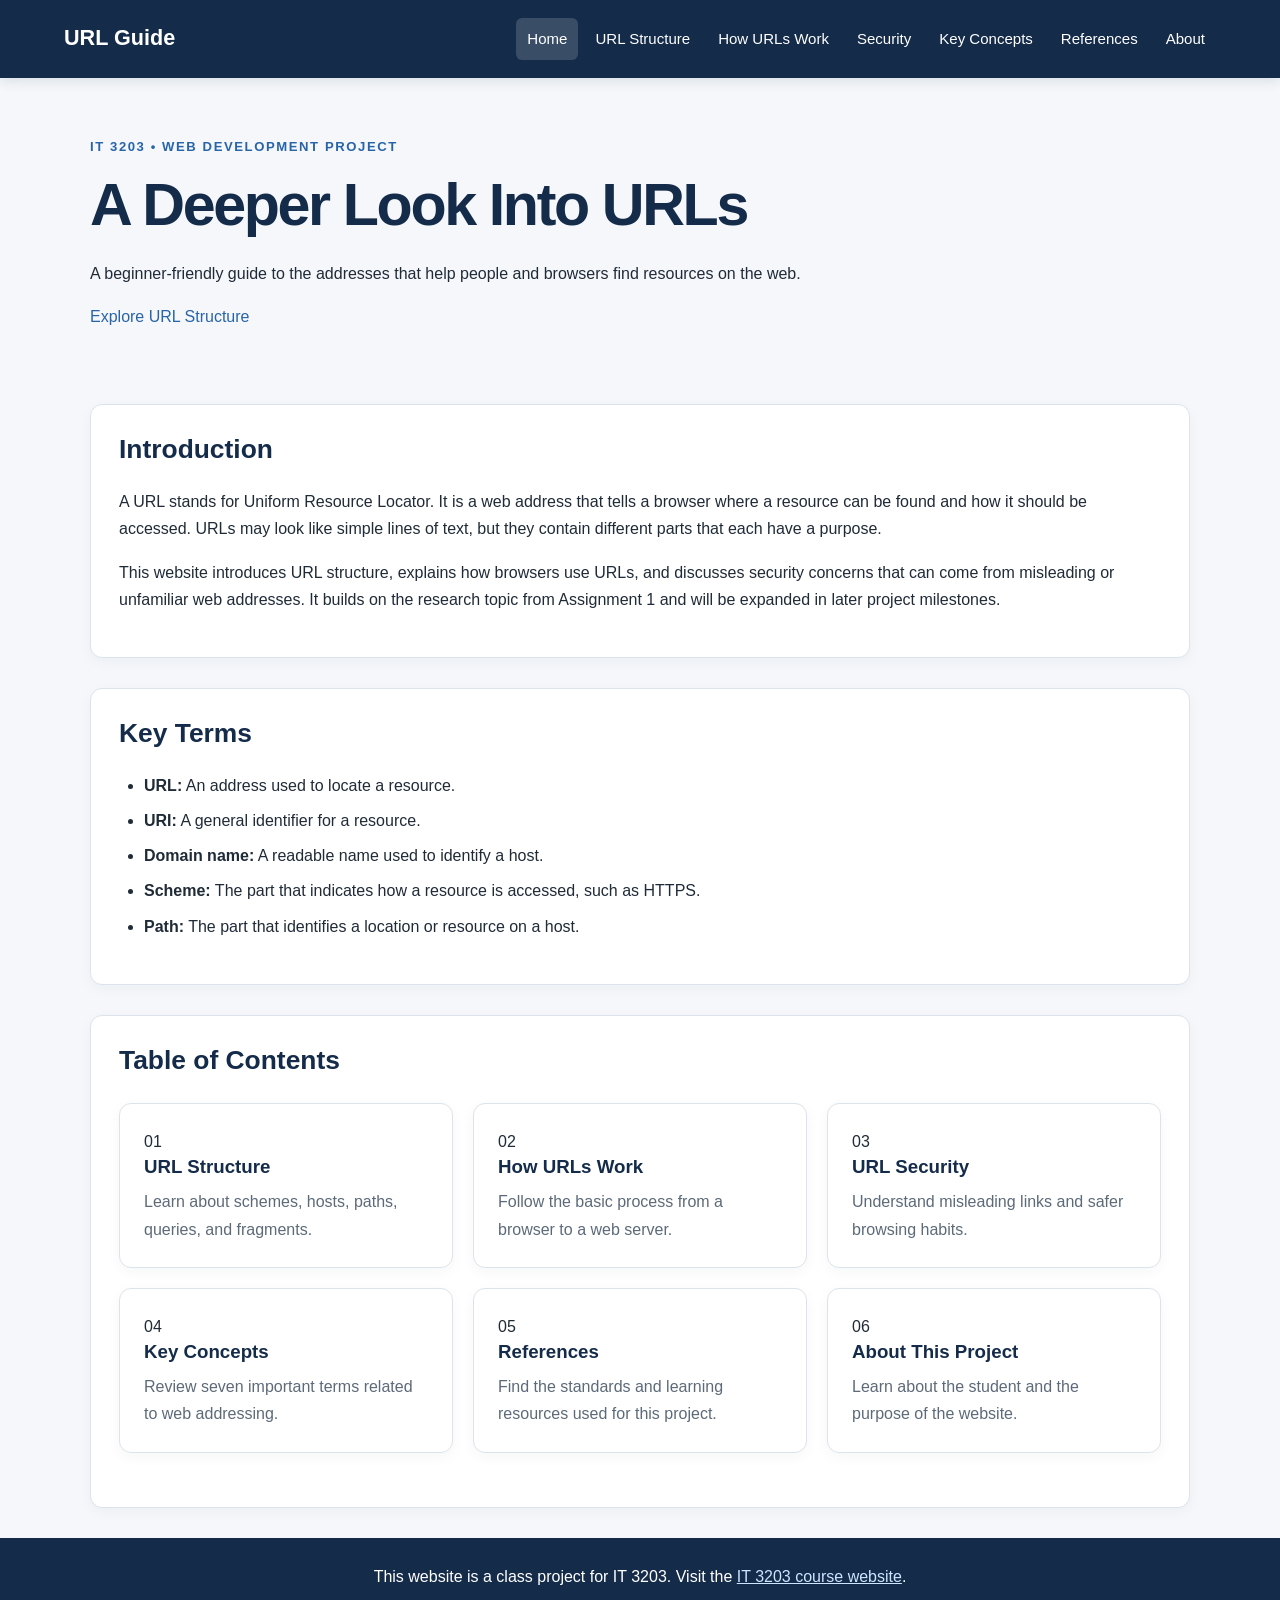
<file: url-website/index.html>
<!DOCTYPE html>
<html lang="en">
<head>
  <meta charset="UTF-8">
  <meta name="viewport" content="width=device-width, initial-scale=1.0">
  <title>A Deeper Look Into URLs | Home</title>
  <link rel="stylesheet" href="style.css">
</head>
<body>
  <!-- Shared navigation menu used throughout the website. -->
  <header class="site-header">
    <a class="brand" href="index.html">URL Guide</a>
    <nav aria-label="Main navigation">
      <a class="active" href="index.html">Home</a>
      <a href="structure.html">URL Structure</a>
      <a href="how-urls-work.html">How URLs Work</a>
      <a href="security.html">Security</a>
      <a href="concepts.html">Key Concepts</a>
      <a href="references.html">References</a>
      <a href="about.html">About</a>
    </nav>
  </header>

  <main class="container">
    <section class="hero">
      <p class="eyebrow">IT 3203 • Web Development Project</p>
      <h1>A Deeper Look Into URLs</h1>
      <p class="hero-text">A beginner-friendly guide to the addresses that help people and browsers find resources on the web.</p>
      <a class="button" href="structure.html">Explore URL Structure</a>
    </section>

    <section class="content-section">
      <h2>Introduction</h2>
      <p>A URL stands for Uniform Resource Locator. It is a web address that tells a browser where a resource can be found and how it should be accessed. URLs may look like simple lines of text, but they contain different parts that each have a purpose.</p>
      <p>This website introduces URL structure, explains how browsers use URLs, and discusses security concerns that can come from misleading or unfamiliar web addresses. It builds on the research topic from Assignment 1 and will be expanded in later project milestones.</p>
    </section>

    <section class="content-section">
      <h2>Key Terms</h2>
      <ul class="term-list">
        <li><strong>URL:</strong> An address used to locate a resource.</li>
        <li><strong>URI:</strong> A general identifier for a resource.</li>
        <li><strong>Domain name:</strong> A readable name used to identify a host.</li>
        <li><strong>Scheme:</strong> The part that indicates how a resource is accessed, such as HTTPS.</li>
        <li><strong>Path:</strong> The part that identifies a location or resource on a host.</li>
      </ul>
    </section>

    <section class="content-section">
      <h2>Table of Contents</h2>
      <div class="card-grid">
        <a class="topic-card" href="structure.html"><span class="card-number">01</span><h3>URL Structure</h3><p>Learn about schemes, hosts, paths, queries, and fragments.</p></a>
        <a class="topic-card" href="how-urls-work.html"><span class="card-number">02</span><h3>How URLs Work</h3><p>Follow the basic process from a browser to a web server.</p></a>
        <a class="topic-card" href="security.html"><span class="card-number">03</span><h3>URL Security</h3><p>Understand misleading links and safer browsing habits.</p></a>
        <a class="topic-card" href="concepts.html"><span class="card-number">04</span><h3>Key Concepts</h3><p>Review seven important terms related to web addressing.</p></a>
        <a class="topic-card" href="references.html"><span class="card-number">05</span><h3>References</h3><p>Find the standards and learning resources used for this project.</p></a>
        <a class="topic-card" href="about.html"><span class="card-number">06</span><h3>About This Project</h3><p>Learn about the student and the purpose of the website.</p></a>
      </div>
    </section>
  </main>

  <!-- Required course-project note and course website link. -->
  <footer class="site-footer">
    <p>This website is a class project for IT 3203. Visit the <a href="https://ksuweb.github.io/IT3203/" target="_blank" rel="noopener noreferrer">IT 3203 course website</a>.</p>
  </footer>
</body>
</html>
</file>
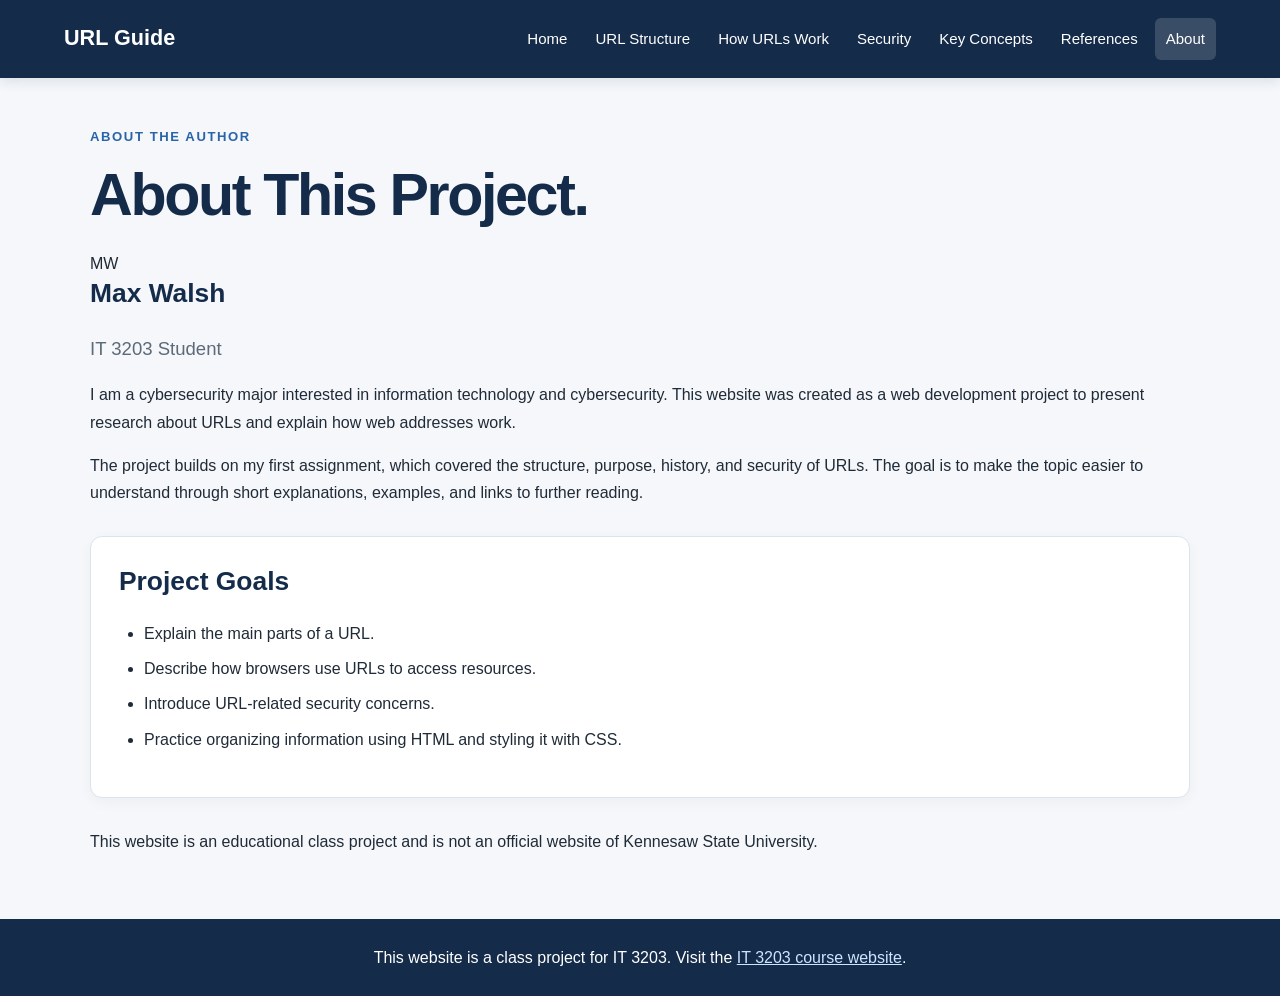
<file: url-website/about.html>
<!DOCTYPE html>
<html lang="en">
<head>
  <meta charset="UTF-8">
  <meta name="viewport" content="width=device-width, initial-scale=1.0">
  <title>About | A Deeper Look Into URLs</title>
  <link rel="stylesheet" href="style.css">
</head>
<body>
  <header class="site-header">
    <a class="brand" href="index.html">URL Guide</a>
    <nav aria-label="Main navigation">
      <a href="index.html">Home</a><a href="structure.html">URL Structure</a><a href="how-urls-work.html">How URLs Work</a><a href="security.html">Security</a><a href="concepts.html">Key Concepts</a><a href="references.html">References</a><a class="active" href="about.html">About</a>
    </nav>
  </header>
  <main class="container page-content">
    <p class="eyebrow">About the Author</p>
    <h1>About This Project.</h1>
    <section class="about-layout">
      <div class="profile-mark" aria-hidden="true">MW</div>
      <div>
        <h2>Max Walsh</h2>
        <p class="lead">IT 3203 Student</p>
        <p>I am a cybersecurity major interested in information technology and cybersecurity. This website was created as a web development project to present research about URLs and explain how web addresses work.</p>
        <p>The project builds on my first assignment, which covered the structure, purpose, history, and security of URLs. The goal is to make the topic easier to understand through short explanations, examples, and links to further reading.</p>
      </div>
    </section>
    <section class="content-section">
      <h2>Project Goals</h2>
      <ul>
        <li>Explain the main parts of a URL.</li>
        <li>Describe how browsers use URLs to access resources.</li>
        <li>Introduce URL-related security concerns.</li>
        <li>Practice organizing information using HTML and styling it with CSS.</li>
      </ul>
    </section>
    <aside class="notice">This website is an educational class project and is not an official website of Kennesaw State University.</aside>
  </main>
  <footer class="site-footer"><p>This website is a class project for IT 3203. Visit the <a href="https://ksuweb.github.io/IT3203/" target="_blank" rel="noopener noreferrer">IT 3203 course website</a>.</p></footer>
</body>
</html>
</file>
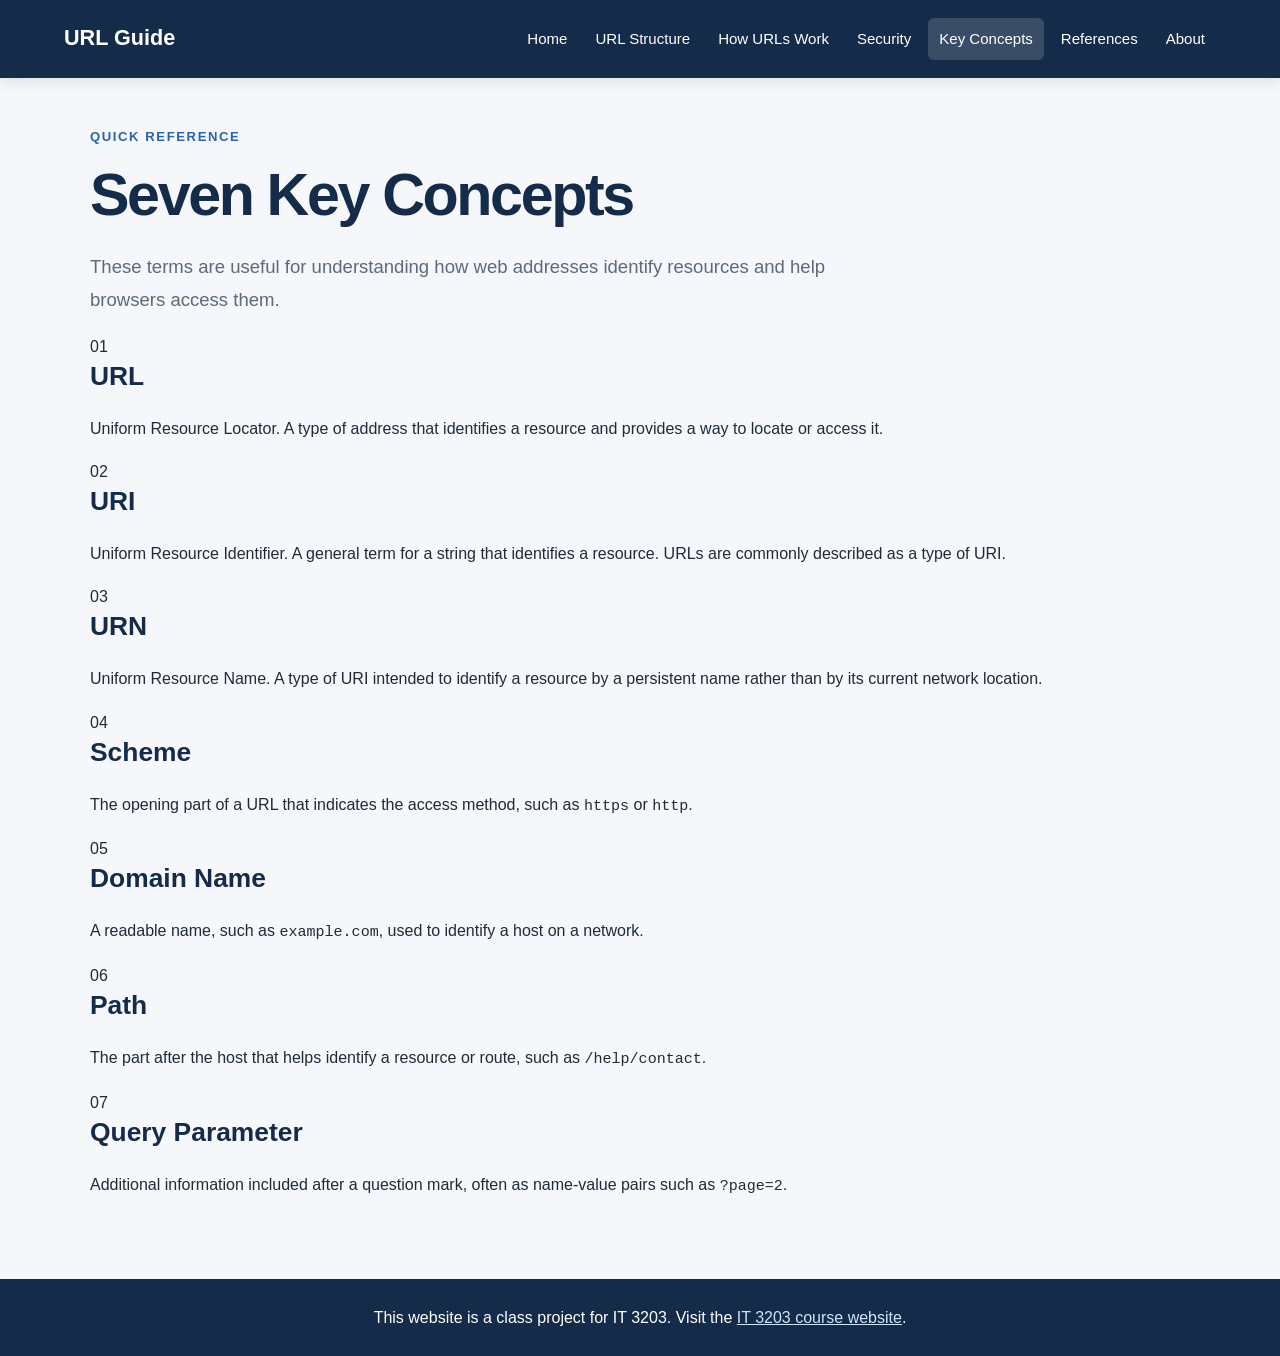
<file: url-website/concepts.html>
<!DOCTYPE html>
<html lang="en">
<head>
  <meta charset="UTF-8">
  <meta name="viewport" content="width=device-width, initial-scale=1.0">
  <title>Key Concepts | A Deeper Look Into URLs</title>
  <link rel="stylesheet" href="style.css">
</head>
<body>
  <header class="site-header">
    <a class="brand" href="index.html">URL Guide</a>
    <nav aria-label="Main navigation">
      <a href="index.html">Home</a><a href="structure.html">URL Structure</a><a href="how-urls-work.html">How URLs Work</a><a href="security.html">Security</a><a class="active" href="concepts.html">Key Concepts</a><a href="references.html">References</a><a href="about.html">About</a>
    </nav>
  </header>
  <main class="container page-content">
    <p class="eyebrow">Quick Reference</p>
    <h1>Seven Key Concepts</h1>
    <p class="lead">These terms are useful for understanding how web addresses identify resources and help browsers access them.</p>
    <section class="concept-list">
      <article class="concept"><span>01</span><div><h2>URL</h2><p>Uniform Resource Locator. A type of address that identifies a resource and provides a way to locate or access it.</p></div></article>
      <article class="concept"><span>02</span><div><h2>URI</h2><p>Uniform Resource Identifier. A general term for a string that identifies a resource. URLs are commonly described as a type of URI.</p></div></article>
      <article class="concept"><span>03</span><div><h2>URN</h2><p>Uniform Resource Name. A type of URI intended to identify a resource by a persistent name rather than by its current network location.</p></div></article>
      <article class="concept"><span>04</span><div><h2>Scheme</h2><p>The opening part of a URL that indicates the access method, such as <code>https</code> or <code>http</code>.</p></div></article>
      <article class="concept"><span>05</span><div><h2>Domain Name</h2><p>A readable name, such as <code>example.com</code>, used to identify a host on a network.</p></div></article>
      <article class="concept"><span>06</span><div><h2>Path</h2><p>The part after the host that helps identify a resource or route, such as <code>/help/contact</code>.</p></div></article>
      <article class="concept"><span>07</span><div><h2>Query Parameter</h2><p>Additional information included after a question mark, often as name-value pairs such as <code>?page=2</code>.</p></div></article>
    </section>
  </main>
  <footer class="site-footer"><p>This website is a class project for IT 3203. Visit the <a href="https://ksuweb.github.io/IT3203/" target="_blank" rel="noopener noreferrer">IT 3203 course website</a>.</p></footer>
</body>
</html>
</file>
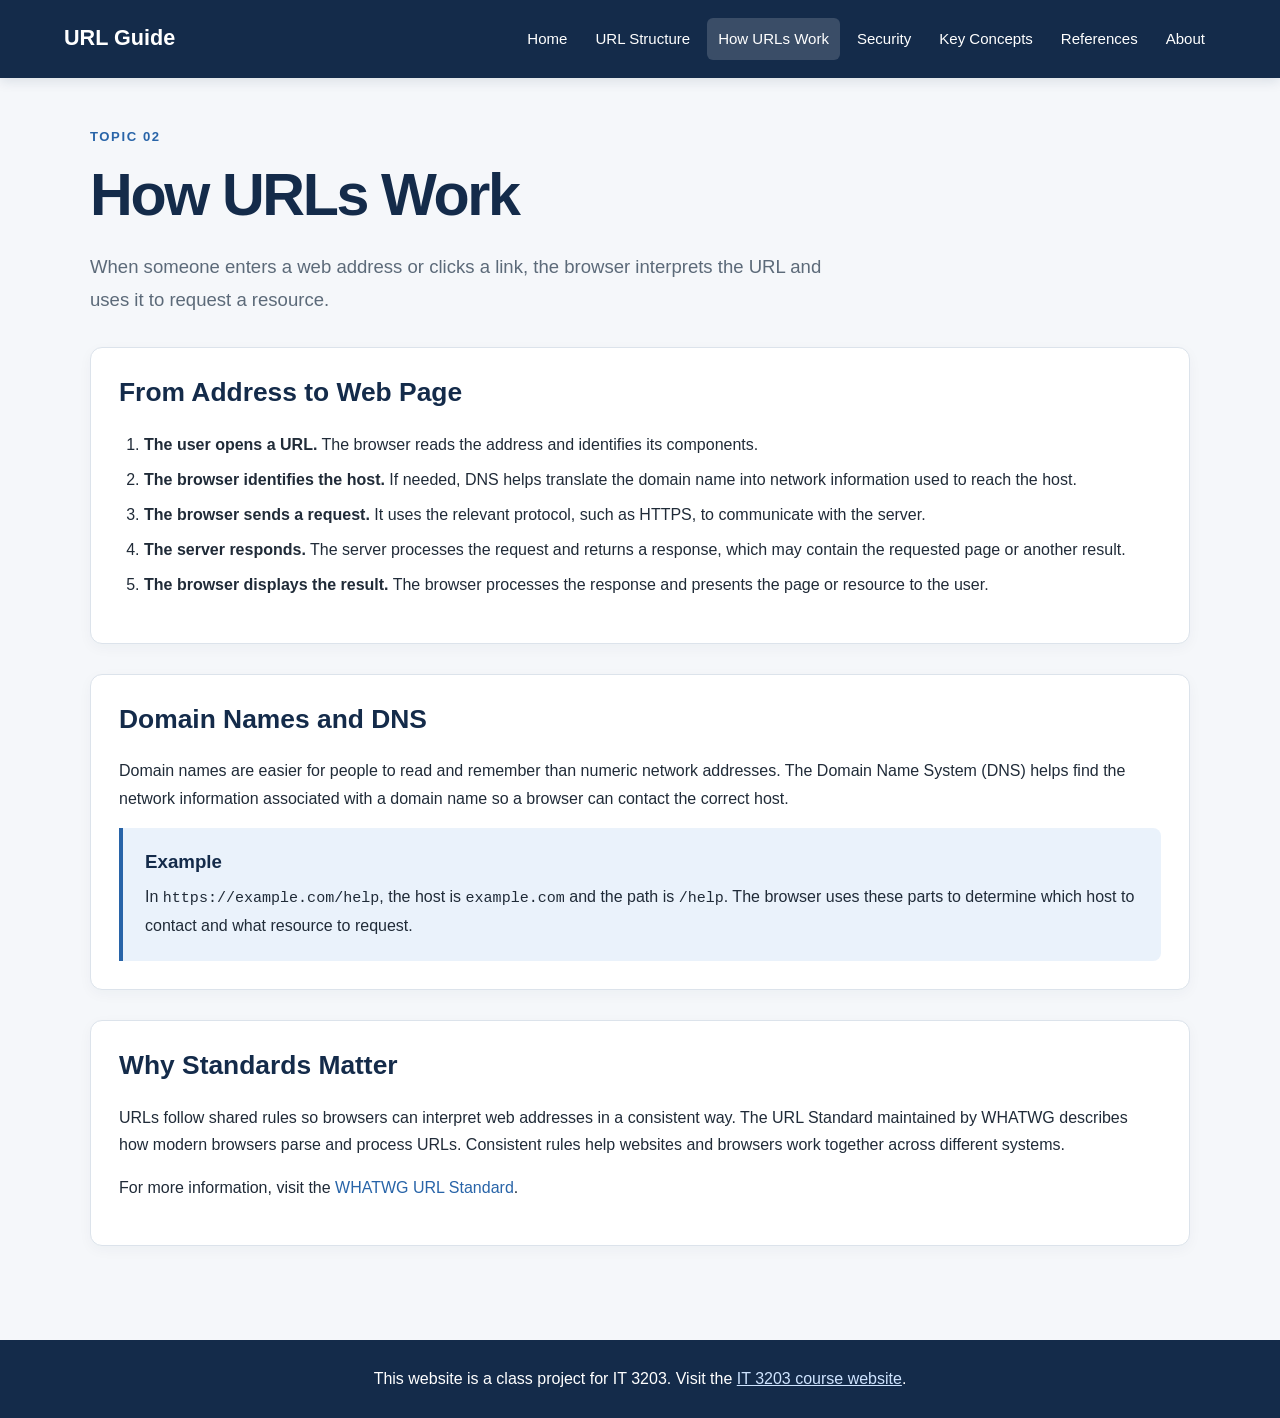
<file: url-website/how-urls-work.html>
<!DOCTYPE html>
<html lang="en">
<head>
  <meta charset="UTF-8">
  <meta name="viewport" content="width=device-width, initial-scale=1.0">
  <title>How URLs Work | A Deeper Look Into URLs</title>
  <link rel="stylesheet" href="style.css">
</head>
<body>
  <header class="site-header">
    <a class="brand" href="index.html">URL Guide</a>
    <nav aria-label="Main navigation">
      <a href="index.html">Home</a><a href="structure.html">URL Structure</a><a class="active" href="how-urls-work.html">How URLs Work</a><a href="security.html">Security</a><a href="concepts.html">Key Concepts</a><a href="references.html">References</a><a href="about.html">About</a>
    </nav>
  </header>
  <main class="container page-content">
    <p class="eyebrow">Topic 02</p>
    <h1>How URLs Work</h1>
    <p class="lead">When someone enters a web address or clicks a link, the browser interprets the URL and uses it to request a resource.</p>

    <section class="content-section">
      <h2>From Address to Web Page</h2>
      <ol class="steps">
        <li><strong>The user opens a URL.</strong> The browser reads the address and identifies its components.</li>
        <li><strong>The browser identifies the host.</strong> If needed, DNS helps translate the domain name into network information used to reach the host.</li>
        <li><strong>The browser sends a request.</strong> It uses the relevant protocol, such as HTTPS, to communicate with the server.</li>
        <li><strong>The server responds.</strong> The server processes the request and returns a response, which may contain the requested page or another result.</li>
        <li><strong>The browser displays the result.</strong> The browser processes the response and presents the page or resource to the user.</li>
      </ol>
    </section>

    <section class="content-section">
      <h2>Domain Names and DNS</h2>
      <p>Domain names are easier for people to read and remember than numeric network addresses. The Domain Name System (DNS) helps find the network information associated with a domain name so a browser can contact the correct host.</p>
      <div class="info-panel">
        <h3>Example</h3>
        <p>In <code>https://example.com/help</code>, the host is <code>example.com</code> and the path is <code>/help</code>. The browser uses these parts to determine which host to contact and what resource to request.</p>
      </div>
    </section>

    <section class="content-section">
      <h2>Why Standards Matter</h2>
      <p>URLs follow shared rules so browsers can interpret web addresses in a consistent way. The URL Standard maintained by WHATWG describes how modern browsers parse and process URLs. Consistent rules help websites and browsers work together across different systems.</p>
      <p>For more information, visit the <a href="https://url.spec.whatwg.org/" target="_blank" rel="noopener noreferrer">WHATWG URL Standard</a>.</p>
    </section>
  </main>
  <footer class="site-footer"><p>This website is a class project for IT 3203. Visit the <a href="https://ksuweb.github.io/IT3203/" target="_blank" rel="noopener noreferrer">IT 3203 course website</a>.</p></footer>
</body>
</html>
</file>
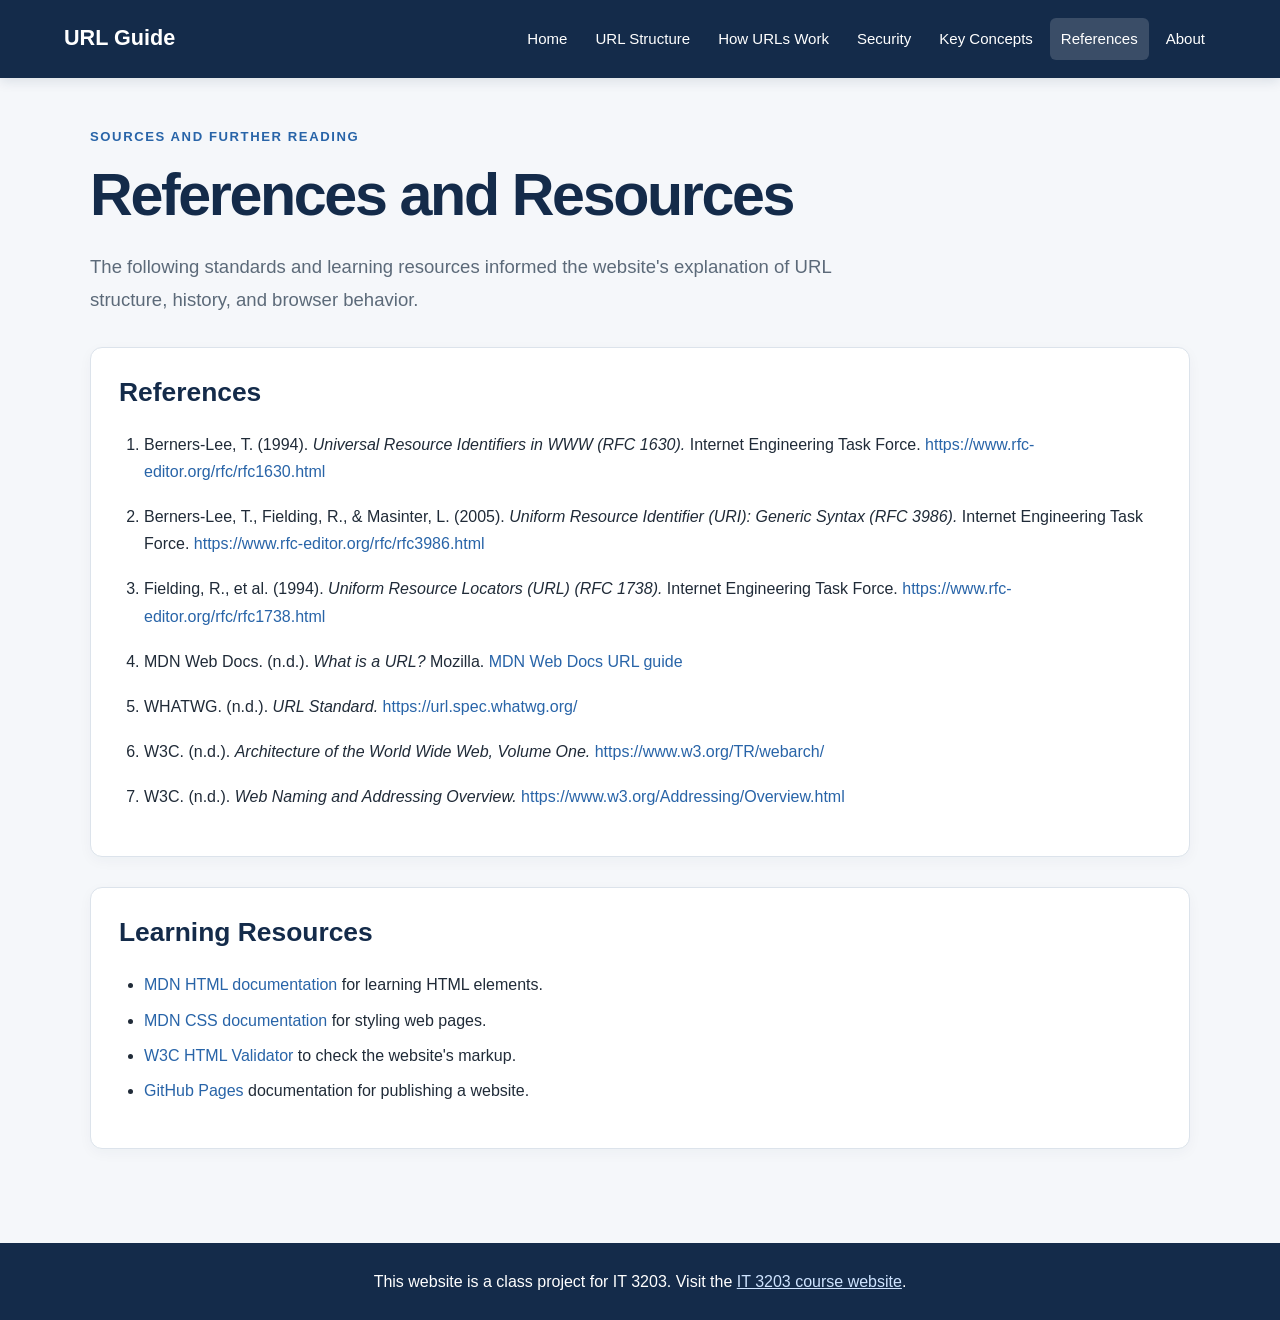
<file: url-website/references.html>
<!DOCTYPE html>
<html lang="en">
<head>
  <meta charset="UTF-8">
  <meta name="viewport" content="width=device-width, initial-scale=1.0">
  <title>References | A Deeper Look Into URLs</title>
  <link rel="stylesheet" href="style.css">
</head>
<body>
  <header class="site-header">
    <a class="brand" href="index.html">URL Guide</a>
    <nav aria-label="Main navigation">
      <a href="index.html">Home</a><a href="structure.html">URL Structure</a><a href="how-urls-work.html">How URLs Work</a><a href="security.html">Security</a><a href="concepts.html">Key Concepts</a><a class="active" href="references.html">References</a><a href="about.html">About</a>
    </nav>
  </header>
  <main class="container page-content">
    <p class="eyebrow">Sources and Further Reading</p>
    <h1>References and Resources</h1>
    <p class="lead">The following standards and learning resources informed the website's explanation of URL structure, history, and browser behavior.</p>
    <section class="content-section">
      <h2>References</h2>
      <ol class="reference-list">
        <li>Berners-Lee, T. (1994). <em>Universal Resource Identifiers in WWW (RFC 1630).</em> Internet Engineering Task Force. <a href="https://www.rfc-editor.org/rfc/rfc1630.html" target="_blank" rel="noopener noreferrer">https://www.rfc-editor.org/rfc/rfc1630.html</a></li>
        <li>Berners-Lee, T., Fielding, R., &amp; Masinter, L. (2005). <em>Uniform Resource Identifier (URI): Generic Syntax (RFC 3986).</em> Internet Engineering Task Force. <a href="https://www.rfc-editor.org/rfc/rfc3986.html" target="_blank" rel="noopener noreferrer">https://www.rfc-editor.org/rfc/rfc3986.html</a></li>
        <li>Fielding, R., et al. (1994). <em>Uniform Resource Locators (URL) (RFC 1738).</em> Internet Engineering Task Force. <a href="https://www.rfc-editor.org/rfc/rfc1738.html" target="_blank" rel="noopener noreferrer">https://www.rfc-editor.org/rfc/rfc1738.html</a></li>
        <li>MDN Web Docs. (n.d.). <em>What is a URL?</em> Mozilla. <a href="https://developer.mozilla.org/en-US/docs/Learn_web_development/Howto/Web_mechanics/What_is_a_URL" target="_blank" rel="noopener noreferrer">MDN Web Docs URL guide</a></li>
        <li>WHATWG. (n.d.). <em>URL Standard.</em> <a href="https://url.spec.whatwg.org/" target="_blank" rel="noopener noreferrer">https://url.spec.whatwg.org/</a></li>
        <li>W3C. (n.d.). <em>Architecture of the World Wide Web, Volume One.</em> <a href="https://www.w3.org/TR/webarch/" target="_blank" rel="noopener noreferrer">https://www.w3.org/TR/webarch/</a></li>
        <li>W3C. (n.d.). <em>Web Naming and Addressing Overview.</em> <a href="https://www.w3.org/Addressing/Overview.html" target="_blank" rel="noopener noreferrer">https://www.w3.org/Addressing/Overview.html</a></li>
      </ol>
    </section>
    <section class="content-section">
      <h2>Learning Resources</h2>
      <ul>
        <li><a href="https://developer.mozilla.org/en-US/docs/Web/HTML" target="_blank" rel="noopener noreferrer">MDN HTML documentation</a> for learning HTML elements.</li>
        <li><a href="https://developer.mozilla.org/en-US/docs/Web/CSS" target="_blank" rel="noopener noreferrer">MDN CSS documentation</a> for styling web pages.</li>
        <li><a href="https://validator.w3.org/" target="_blank" rel="noopener noreferrer">W3C HTML Validator</a> to check the website's markup.</li>
        <li><a href="https://pages.github.com/" target="_blank" rel="noopener noreferrer">GitHub Pages</a> documentation for publishing a website.</li>
      </ul>
    </section>
  </main>
  <footer class="site-footer"><p>This website is a class project for IT 3203. Visit the <a href="https://ksuweb.github.io/IT3203/" target="_blank" rel="noopener noreferrer">IT 3203 course website</a>.</p></footer>
</body>
</html>
</file>
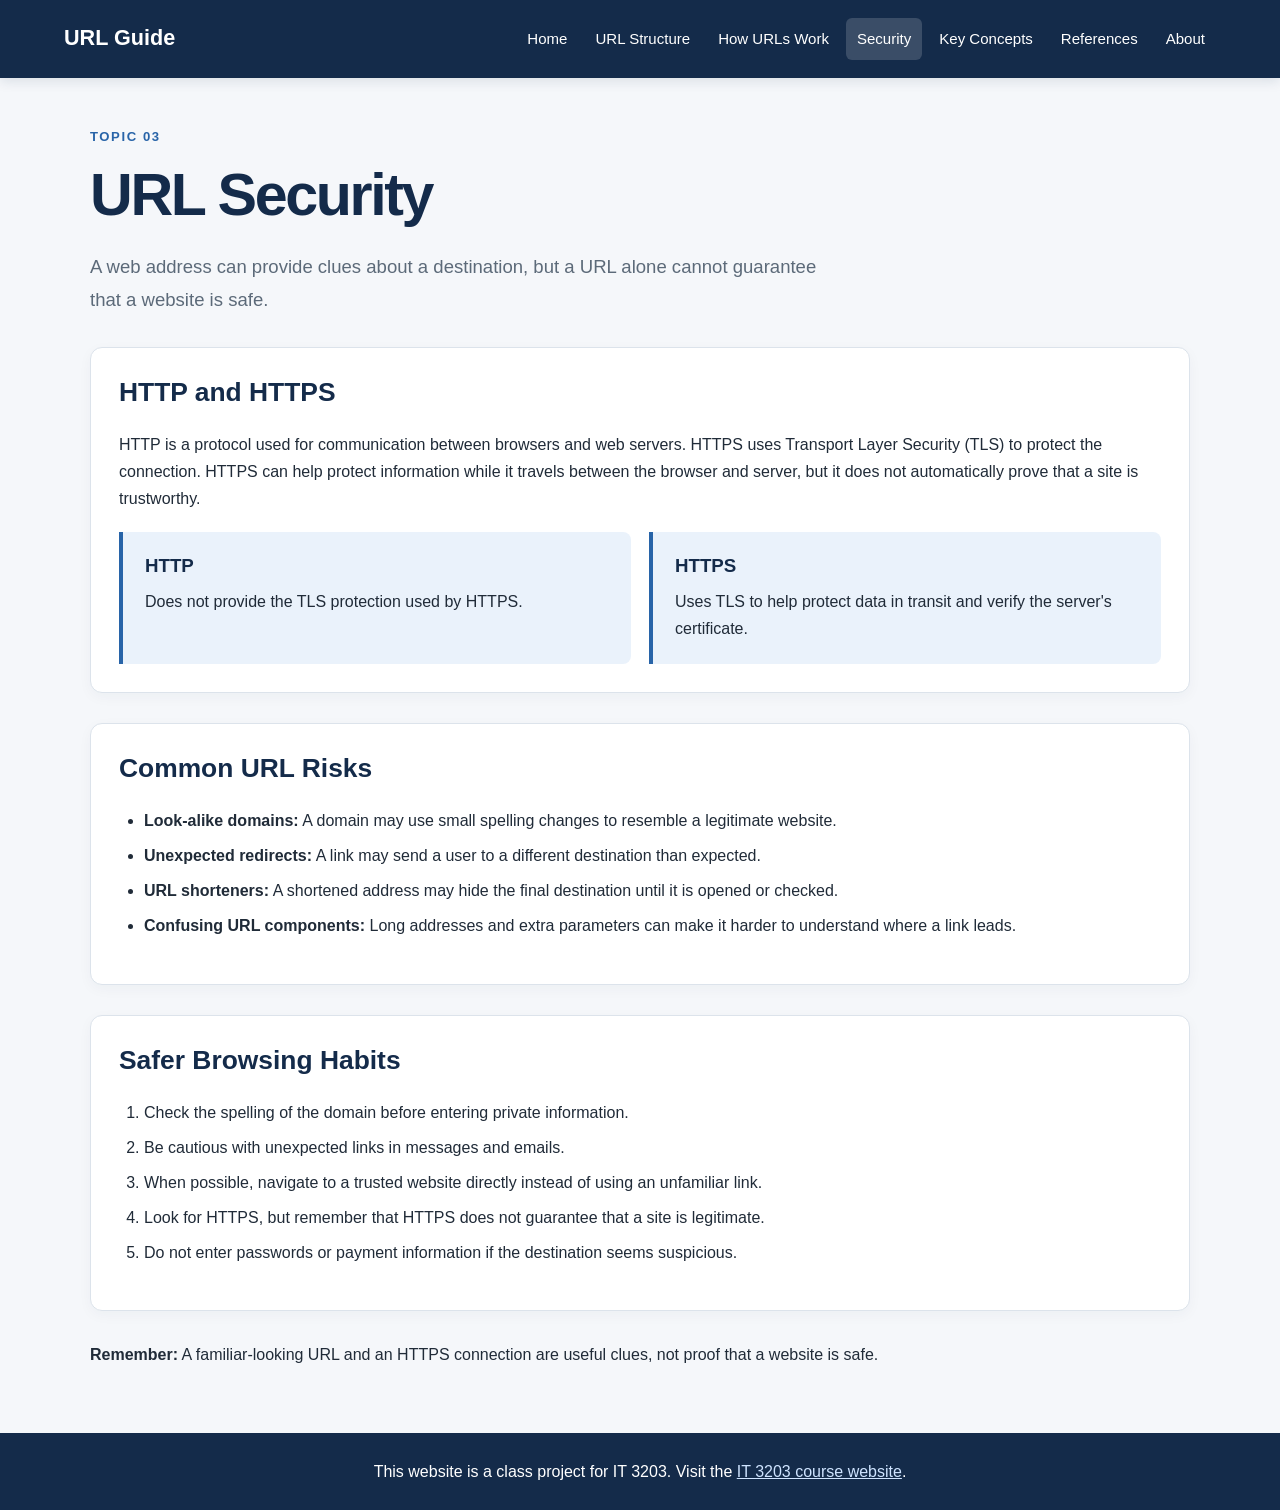
<file: url-website/security.html>
<!DOCTYPE html>
<html lang="en">
<head>
  <meta charset="UTF-8">
  <meta name="viewport" content="width=device-width, initial-scale=1.0">
  <title>URL Security | A Deeper Look Into URLs</title>
  <link rel="stylesheet" href="style.css">
</head>
<body>
  <header class="site-header">
    <a class="brand" href="index.html">URL Guide</a>
    <nav aria-label="Main navigation">
      <a href="index.html">Home</a><a href="structure.html">URL Structure</a><a href="how-urls-work.html">How URLs Work</a><a class="active" href="security.html">Security</a><a href="concepts.html">Key Concepts</a><a href="references.html">References</a><a href="about.html">About</a>
    </nav>
  </header>
  <main class="container page-content">
    <p class="eyebrow">Topic 03</p>
    <h1>URL Security</h1>
    <p class="lead">A web address can provide clues about a destination, but a URL alone cannot guarantee that a website is safe.</p>

    <section class="content-section">
      <h2>HTTP and HTTPS</h2>
      <p>HTTP is a protocol used for communication between browsers and web servers. HTTPS uses Transport Layer Security (TLS) to protect the connection. HTTPS can help protect information while it travels between the browser and server, but it does not automatically prove that a site is trustworthy.</p>
      <div class="comparison-grid">
        <div class="info-panel"><h3>HTTP</h3><p>Does not provide the TLS protection used by HTTPS.</p></div>
        <div class="info-panel"><h3>HTTPS</h3><p>Uses TLS to help protect data in transit and verify the server's certificate.</p></div>
      </div>
    </section>

    <section class="content-section">
      <h2>Common URL Risks</h2>
      <ul class="risk-list">
        <li><strong>Look-alike domains:</strong> A domain may use small spelling changes to resemble a legitimate website.</li>
        <li><strong>Unexpected redirects:</strong> A link may send a user to a different destination than expected.</li>
        <li><strong>URL shorteners:</strong> A shortened address may hide the final destination until it is opened or checked.</li>
        <li><strong>Confusing URL components:</strong> Long addresses and extra parameters can make it harder to understand where a link leads.</li>
      </ul>
    </section>

    <section class="content-section">
      <h2>Safer Browsing Habits</h2>
      <ol>
        <li>Check the spelling of the domain before entering private information.</li>
        <li>Be cautious with unexpected links in messages and emails.</li>
        <li>When possible, navigate to a trusted website directly instead of using an unfamiliar link.</li>
        <li>Look for HTTPS, but remember that HTTPS does not guarantee that a site is legitimate.</li>
        <li>Do not enter passwords or payment information if the destination seems suspicious.</li>
      </ol>
    </section>

    <aside class="notice"><strong>Remember:</strong> A familiar-looking URL and an HTTPS connection are useful clues, not proof that a website is safe.</aside>
  </main>
  <footer class="site-footer"><p>This website is a class project for IT 3203. Visit the <a href="https://ksuweb.github.io/IT3203/" target="_blank" rel="noopener noreferrer">IT 3203 course website</a>.</p></footer>
</body>
</html>
</file>
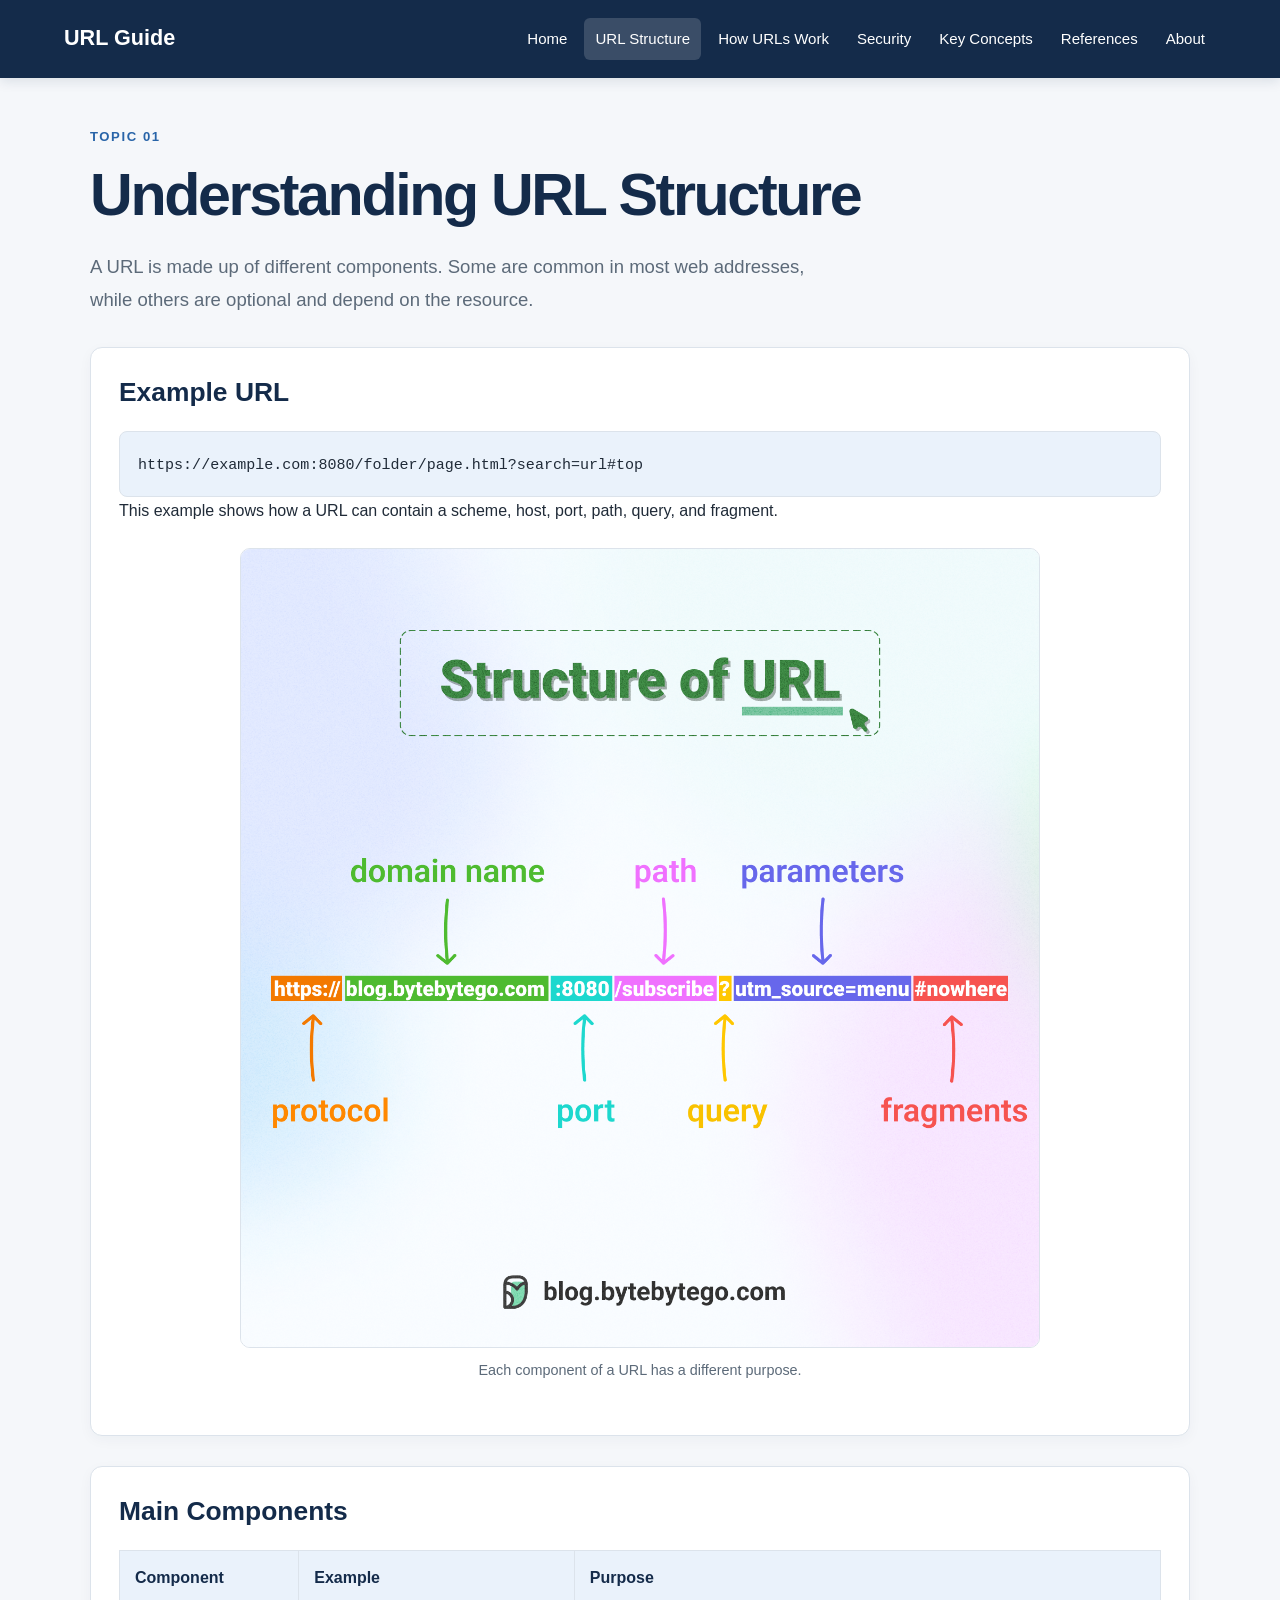
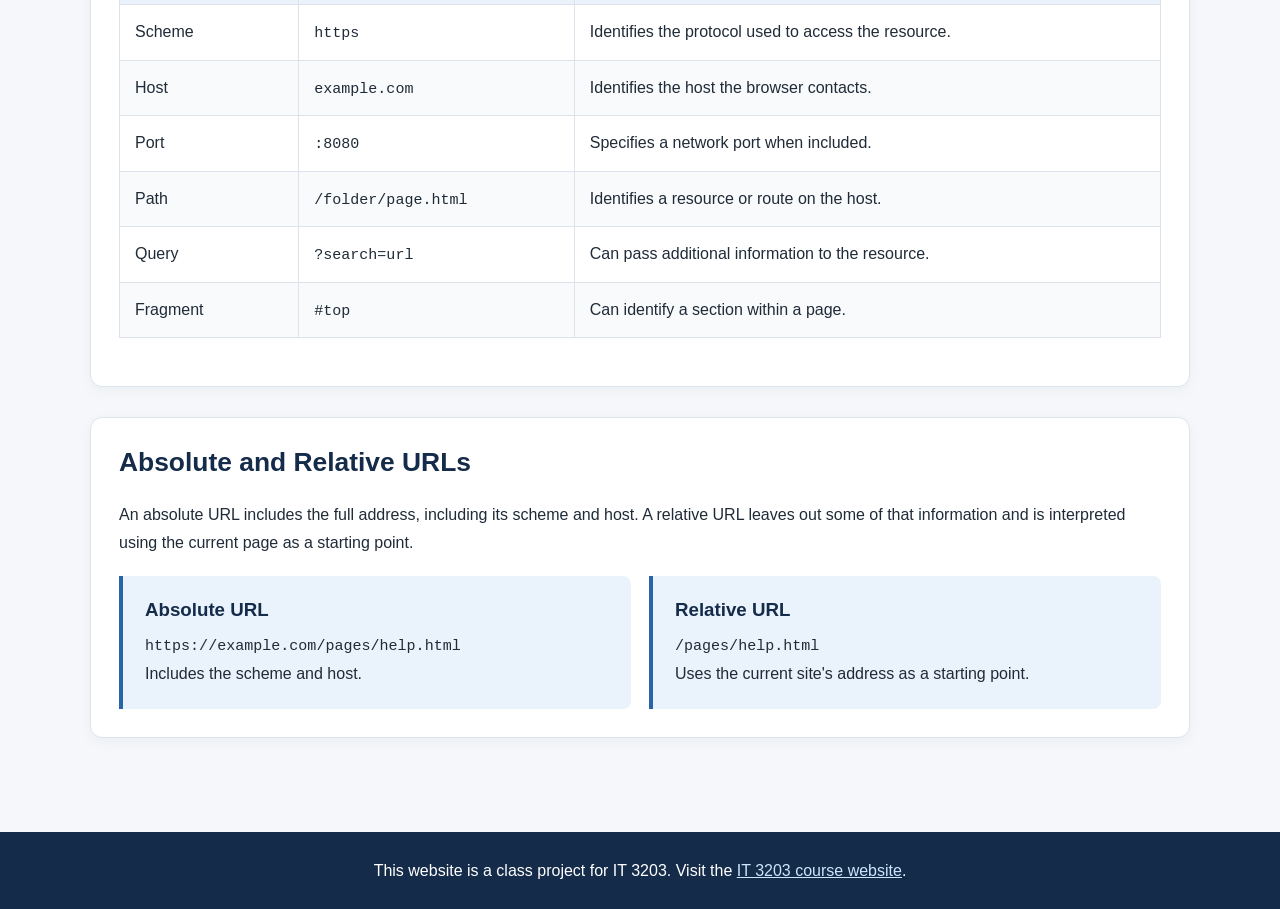
<file: url-website/structure.html>
<!DOCTYPE html>
<html lang="en">
<head>
  <meta charset="UTF-8">
  <meta name="viewport" content="width=device-width, initial-scale=1.0">
  <title>URL Structure | A Deeper Look Into URLs</title>
  <link rel="stylesheet" href="style.css">
</head>
<body>
  <header class="site-header">
    <a class="brand" href="index.html">URL Guide</a>
    <nav aria-label="Main navigation">
      <a href="index.html">Home</a>
      <a class="active" href="structure.html">URL Structure</a>
      <a href="how-urls-work.html">How URLs Work</a>
      <a href="security.html">Security</a>
      <a href="concepts.html">Key Concepts</a>
      <a href="references.html">References</a>
      <a href="about.html">About</a>
    </nav>
  </header>

  <main class="container page-content">
    <p class="eyebrow">Topic 01</p>
    <h1>Understanding URL Structure</h1>
    <p class="lead">
      A URL is made up of different components. Some are common in most
      web addresses, while others are optional and depend on the resource.
    </p>

    <section class="content-section">
      <h2>Example URL</h2>
      <div class="url-example">
        <code>https://example.com:8080/folder/page.html?search=url#top</code>
      </div>
      <p>
        This example shows how a URL can contain a scheme, host, port,
        path, query, and fragment.
      </p>
      <figure>
        <img
          src="images/url-parts.png"
          alt="Diagram labeling the different components of a URL"
        >
        <figcaption>
          Each component of a URL has a different purpose.
        </figcaption>
      </figure>
    </section>

    <section class="content-section">
      <h2>Main Components</h2>
      <div class="table-wrap">
        <table>
          <thead>
            <tr>
              <th>Component</th>
              <th>Example</th>
              <th>Purpose</th>
            </tr>
          </thead>
          <tbody>
            <tr>
              <td>Scheme</td>
              <td><code>https</code></td>
              <td>Identifies the protocol used to access the resource.</td>
            </tr>
            <tr>
              <td>Host</td>
              <td><code>example.com</code></td>
              <td>Identifies the host the browser contacts.</td>
            </tr>
            <tr>
              <td>Port</td>
              <td><code>:8080</code></td>
              <td>Specifies a network port when included.</td>
            </tr>
            <tr>
              <td>Path</td>
              <td><code>/folder/page.html</code></td>
              <td>Identifies a resource or route on the host.</td>
            </tr>
            <tr>
              <td>Query</td>
              <td><code>?search=url</code></td>
              <td>Can pass additional information to the resource.</td>
            </tr>
            <tr>
              <td>Fragment</td>
              <td><code>#top</code></td>
              <td>Can identify a section within a page.</td>
            </tr>
          </tbody>
        </table>
      </div>
    </section>

    <section class="content-section">
      <h2>Absolute and Relative URLs</h2>
      <p>
        An absolute URL includes the full address, including its scheme
        and host. A relative URL leaves out some of that information and
        is interpreted using the current page as a starting point.
      </p>

      <div class="comparison-grid">
        <div class="info-panel">
          <h3>Absolute URL</h3>
          <code>https://example.com/pages/help.html</code>
          <p>Includes the scheme and host.</p>
        </div>

        <div class="info-panel">
          <h3>Relative URL</h3>
          <code>/pages/help.html</code>
          <p>Uses the current site's address as a starting point.</p>
        </div>
      </div>
    </section>
  </main>

  <footer class="site-footer">
    <p>
      This website is a class project for IT 3203.
      Visit the
      <a
        href="https://ksuweb.github.io/IT3203/"
        target="_blank"
        rel="noopener noreferrer"
      >IT 3203 course website</a>.
    </p>
  </footer>
</body>
</html>
</file>
<file: url-website/style.css>
:root {
  --navy: #142b4a;
  --blue: #2864a8;
  --blue-dark: #174779;
  --light-blue: #eaf2fb;
  --pale-gold: #fff6df;
  --ink: #202b38;
  --muted: #5c6a79;
  --paper: #f5f7fa;
  --white: #ffffff;
  --border: #dce3eb;
  --shadow: 0 10px 28px rgba(20, 43, 74, 0.08);
}

* {
  box-sizing: border-box;
}

html {
  scroll-behavior: smooth;
  scroll-padding-top: 24px;
}

body {
  margin: 0;
  background: var(--paper);
  color: var(--ink);
  font-family: Arial, Helvetica, sans-serif;
  font-size: 16px;
  line-height: 1.7;
}

a {
  color: var(--blue);
  text-decoration: none;
  transition: color 0.2s ease, background-color 0.2s ease,
    transform 0.2s ease, border-color 0.2s ease;
}

a:hover {
  color: var(--blue-dark);
  text-decoration: underline;
}

a:focus-visible {
  outline: 3px solid #e3ad3f;
  outline-offset: 3px;
  border-radius: 4px;
}

h1,
h2,
h3 {
  color: var(--navy);
  line-height: 1.25;
}

h1 {
  margin: 0 0 18px;
  font-size: clamp(2.1rem, 5vw, 3.7rem);
  letter-spacing: -0.04em;
}

h2 {
  margin-top: 0;
  font-size: 1.65rem;
}

h3 {
  margin-top: 0;
}

p {
  margin: 0 0 16px;
}

.site-header {
  display: flex;
  align-items: center;
  justify-content: space-between;
  gap: 20px;
  flex-wrap: wrap;
  padding: 18px max(5%, calc((100% - 1180px) / 2));
  background: var(--navy);
  color: var(--white);
  box-shadow: 0 3px 12px rgba(20, 43, 74, 0.12);
}

.brand {
  color: var(--white);
  font-size: 1.35rem;
  font-weight: bold;
  white-space: nowrap;
}

.brand:hover {
  color: var(--pale-gold);
  text-decoration: none;
}

.site-header nav {
  display: flex;
  align-items: center;
  flex-wrap: wrap;
  gap: 6px;
}

.site-header nav a {
  display: inline-block;
  padding: 8px 11px;
  border-radius: 6px;
  color: var(--white);
  font-size: 0.94rem;
}

.site-header nav a:hover,
.site-header nav a.active {
  background: rgba(255, 255, 255, 0.16);
  color: var(--white);
  text-decoration: none;
}

.container {
  width: min(1100px, 90%);
  margin: 0 auto;
}

.page-content {
  min-height: 65vh;
  padding-top: 48px;
  padding-bottom: 64px;
}

.hero {
  padding: 58px 0 44px;
}

.hero-grid {
  display: grid;
  grid-template-columns: 1.3fr 0.7fr;
  align-items: center;
  gap: 36px;
}

.hero h1 {
  max-width: 760px;
}

.eyebrow {
  margin-bottom: 10px;
  color: var(--blue);
  font-size: 0.82rem;
  font-weight: bold;
  letter-spacing: 0.12em;
  text-transform: uppercase;
}

.lead {
  max-width: 760px;
  color: var(--muted);
  font-size: 1.16rem;
  line-height: 1.8;
}

.hero-panel {
  padding: 28px;
  border: 1px solid var(--border);
  border-radius: 14px;
  background: var(--white);
  box-shadow: var(--shadow);
}

.hero-panel h2 {
  margin-bottom: 12px;
}

.content-section {
  margin: 30px 0;
  padding: 28px;
  border: 1px solid var(--border);
  border-radius: 12px;
  background: var(--white);
  box-shadow: 0 4px 14px rgba(20, 43, 74, 0.04);
}

.card-grid {
  display: grid;
  grid-template-columns: repeat(3, minmax(0, 1fr));
  gap: 20px;
  margin: 26px 0;
}

.topic-card {
  display: block;
  padding: 24px;
  border: 1px solid var(--border);
  border-radius: 12px;
  background: var(--white);
  color: var(--ink);
  box-shadow: 0 4px 14px rgba(20, 43, 74, 0.04);
  transition: transform 0.2s ease, box-shadow 0.2s ease,
    border-color 0.2s ease;
}

.topic-card:hover {
  transform: translateY(-3px);
  border-color: #a9c6e8;
  box-shadow: var(--shadow);
  text-decoration: none;
}

.topic-card h2,
.topic-card h3 {
  margin-bottom: 10px;
}

.topic-card p {
  margin-bottom: 0;
  color: var(--muted);
}

.info-panel {
  padding: 22px;
  border-left: 4px solid var(--blue);
  border-radius: 0 8px 8px 0;
  background: var(--light-blue);
}

.info-panel h3 {
  margin-bottom: 10px;
}

.info-panel p:last-child {
  margin-bottom: 0;
}

.comparison-grid {
  display: grid;
  grid-template-columns: repeat(2, minmax(0, 1fr));
  gap: 18px;
  margin-top: 20px;
}

.url-example {
  overflow-wrap: anywhere;
  padding: 18px;
  border: 1px solid var(--border);
  border-radius: 8px;
  background: var(--light-blue);
}

code {
  font-family: Consolas, "Courier New", monospace;
  font-size: 0.94em;
  overflow-wrap: anywhere;
}

figure {
  margin: 24px 0;
  text-align: center;
}

figure img {
  display: block;
  width: 100%;
  max-width: 800px;
  height: auto;
  margin: 0 auto;
  border: 1px solid var(--border);
  border-radius: 10px;
  background: var(--white);
}

figcaption {
  margin-top: 10px;
  color: var(--muted);
  font-size: 0.9rem;
}

.table-wrap {
  overflow-x: auto;
  margin: 20px 0;
}

table {
  width: 100%;
  border-collapse: collapse;
  background: var(--white);
}

th,
td {
  padding: 13px 15px;
  border: 1px solid var(--border);
  text-align: left;
  vertical-align: top;
}

th {
  background: var(--light-blue);
  color: var(--navy);
}

tbody tr:nth-child(even) {
  background: #f8fafc;
}

ul,
ol {
  padding-left: 25px;
}

li {
  margin-bottom: 8px;
}

.reference-list li {
  margin-bottom: 18px;
  overflow-wrap: anywhere;
}

.site-footer {
  padding: 25px 5%;
  background: var(--navy);
  color: var(--white);
  text-align: center;
}

.site-footer p {
  margin: 0;
}

.site-footer a {
  color: #cfe4ff;
  text-decoration: underline;
}

.site-footer a:hover {
  color: var(--white);
}

#project-note {
  padding: 16px;
  border: 1px solid #e8d49a;
  border-radius: 8px;
  background: var(--pale-gold);
}

@media (max-width: 850px) {
  .site-header {
    align-items: flex-start;
    flex-direction: column;
  }

  .hero-grid {
    grid-template-columns: 1fr;
  }

  .card-grid {
    grid-template-columns: repeat(2, minmax(0, 1fr));
  }
}

@media (max-width: 560px) {
  .site-header {
    padding: 16px 5%;
  }

  .site-header nav {
    gap: 4px;
  }

  .site-header nav a {
    padding: 7px 8px;
    font-size: 0.88rem;
  }

  .page-content {
    padding-top: 30px;
    padding-bottom: 40px;
  }

  .hero {
    padding-top: 35px;
  }

  .card-grid,
  .comparison-grid {
    grid-template-columns: 1fr;
  }

  .content-section {
    padding: 20px;
  }

  .hero-panel {
    padding: 22px;
  }

  th,
  td {
    padding: 10px;
  }
}

@media (prefers-reduced-motion: reduce) {
  html {
    scroll-behavior: auto;
  }

  *,
  *::before,
  *::after {
    transition-duration: 0.01ms !important;
    animation-duration: 0.01ms !important;
    animation-iteration-count: 1 !important;
  }
}
</file>
